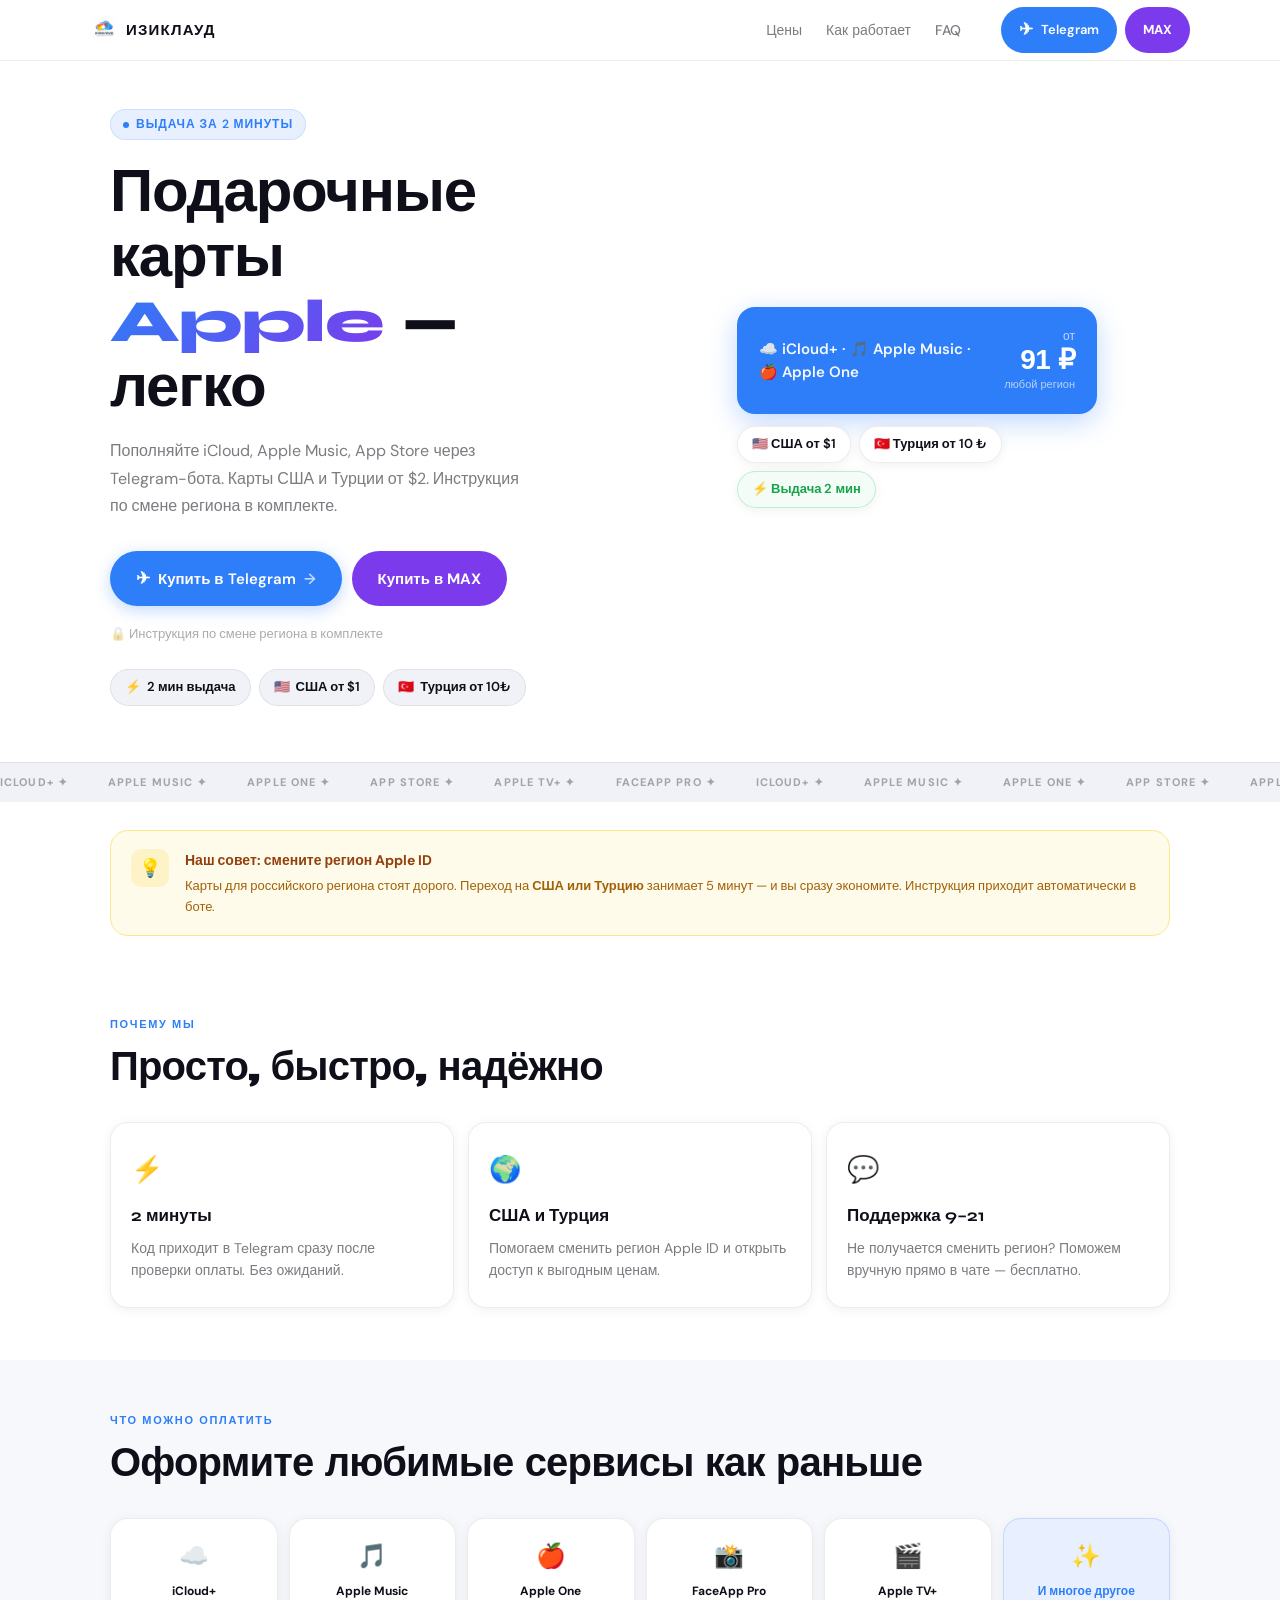
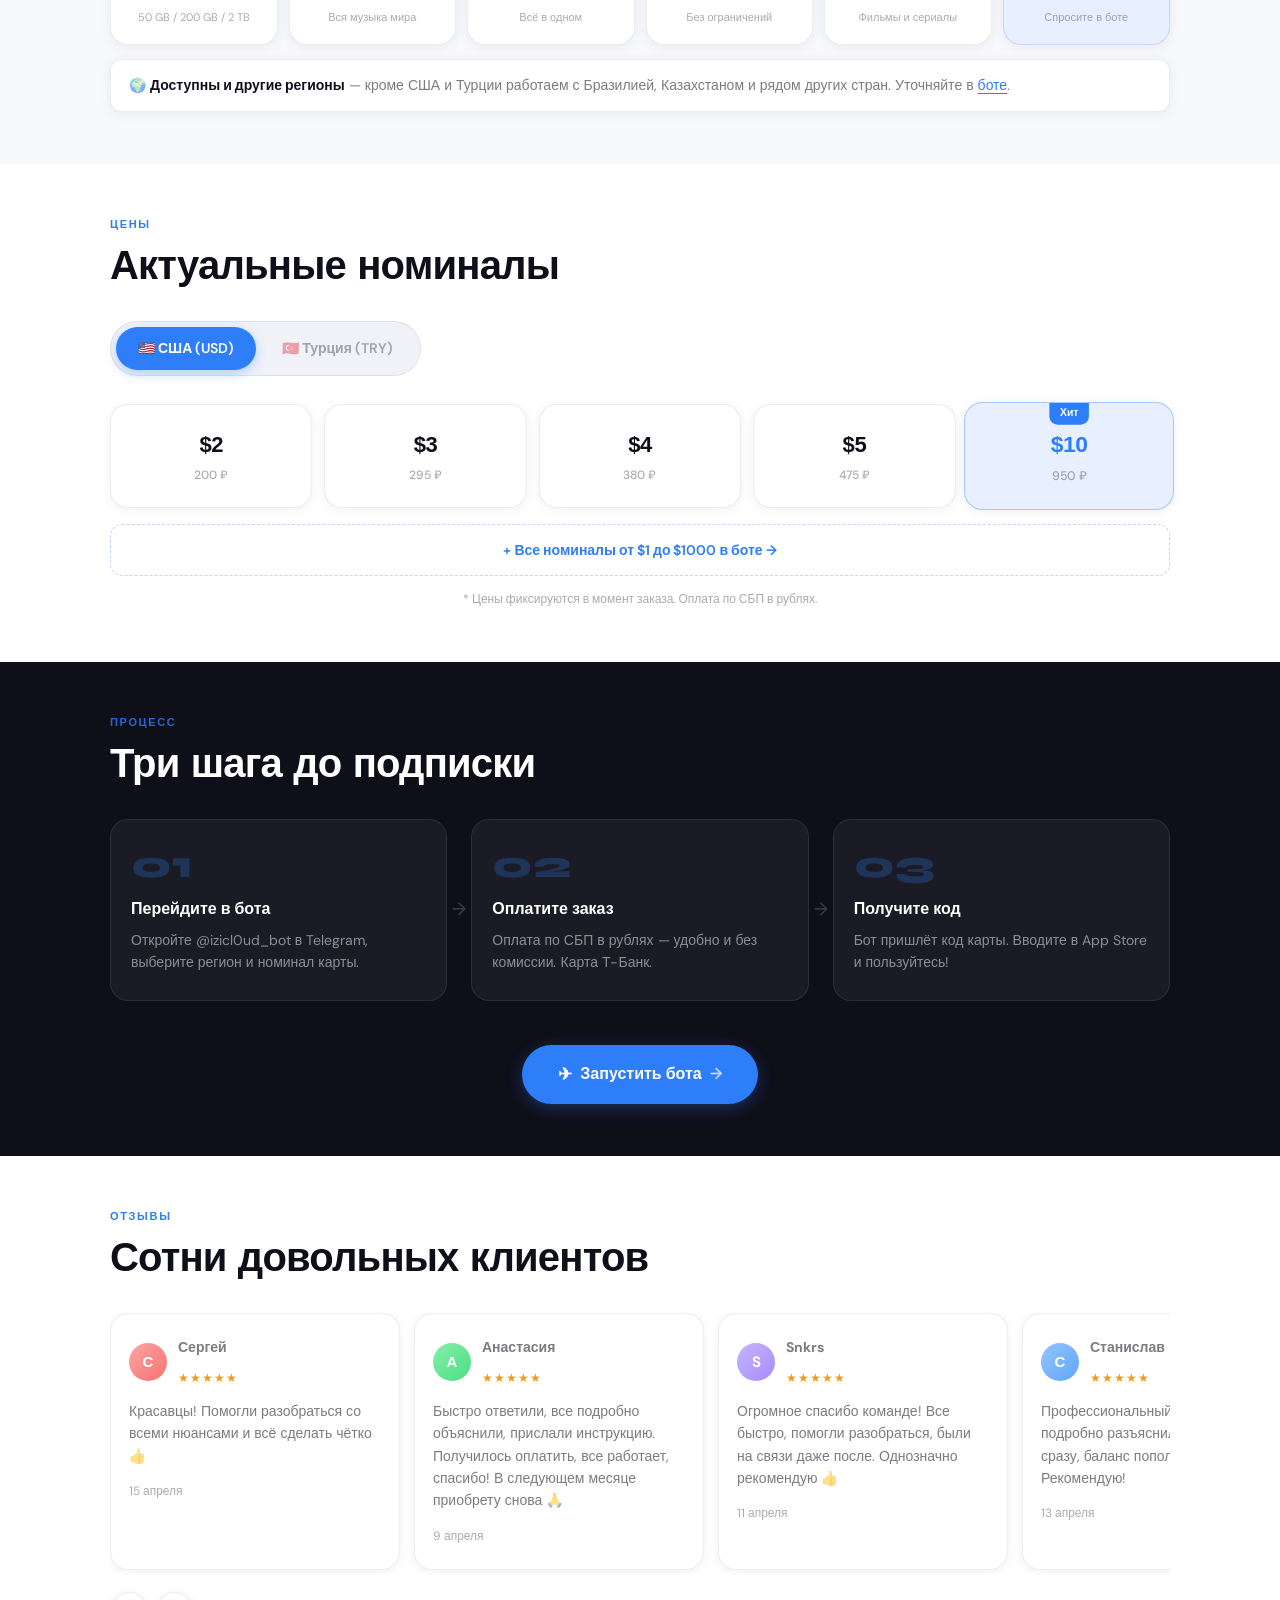
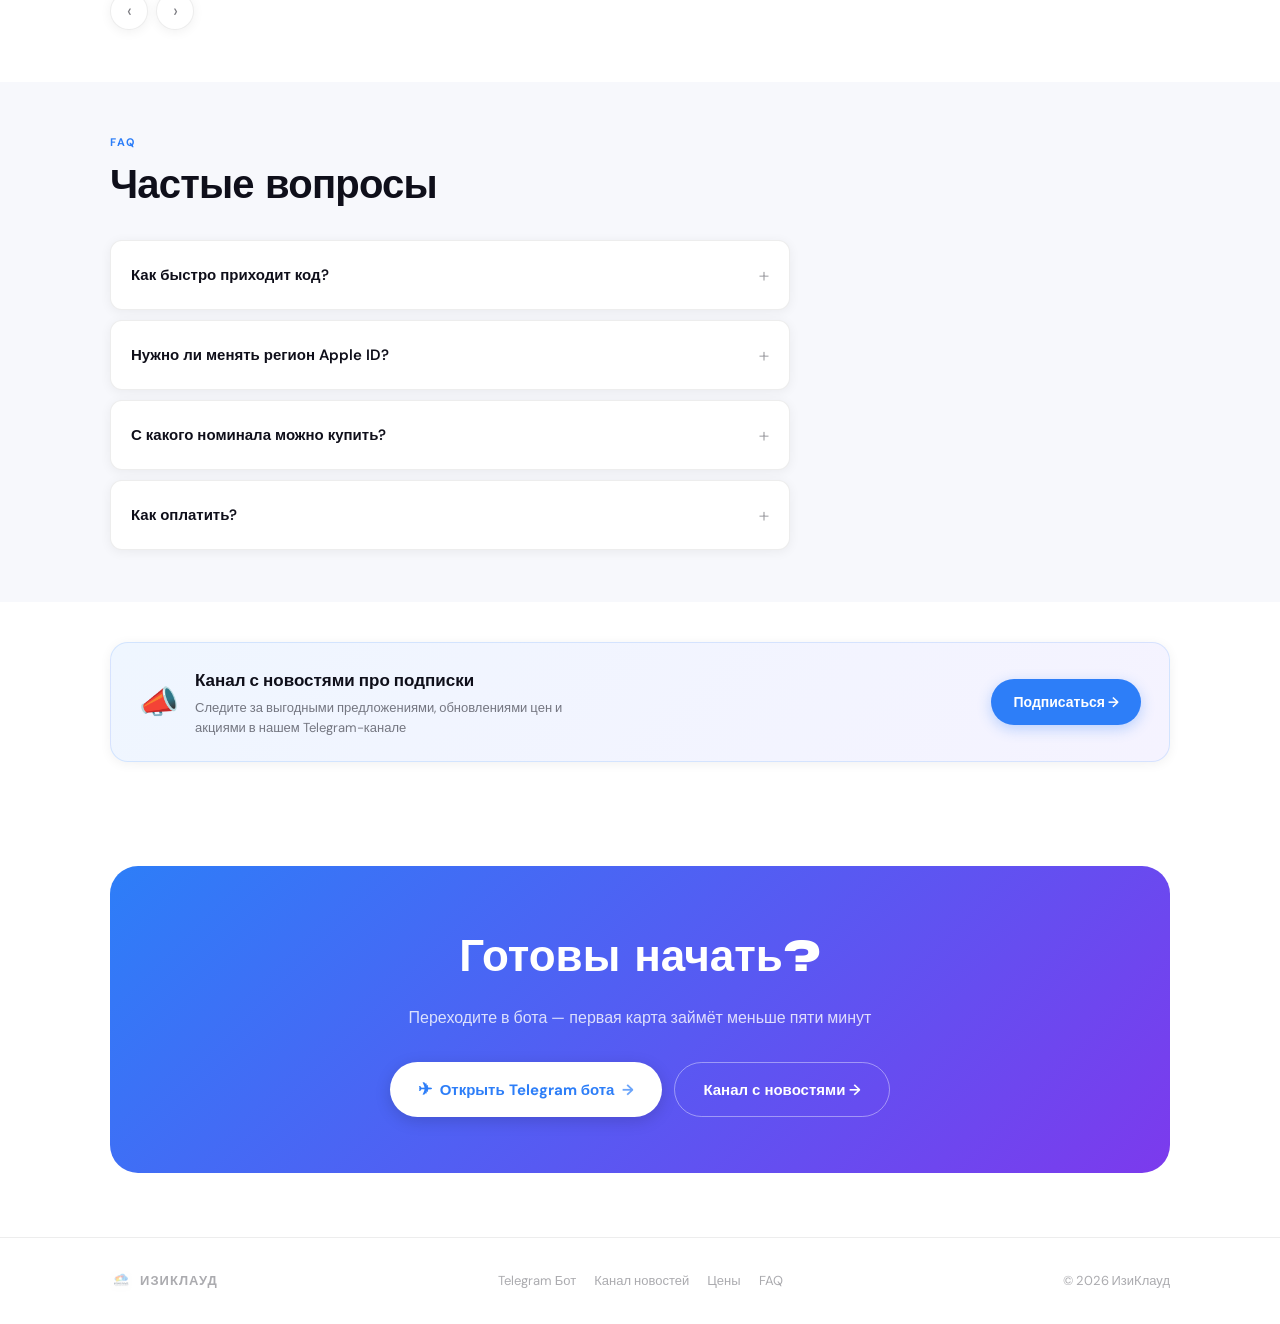
<file: index.html>
<!DOCTYPE html>
<html lang="ru">
<head>
  <meta charset="UTF-8">
  <meta name="viewport" content="width=device-width, initial-scale=1.0">
  <title>Подарочные карты Apple | Пополнение iCloud, Apple Music и не только — ИзиКлауд</title>
  <meta name="description" content="Пополнение Apple ID, iCloud и App Store за 5 минут. Подарочные карты Apple от $2. Мгновенная выдача через Telegram-бота.">
  <meta name="keywords" content="пополнение Apple ID, iCloud оплата, App Store пополнить, Apple gift card купить, оплата Apple ID Россия">
  <meta property="og:title" content="Подарочные карты Apple | Пополнение iCloud, Apple Music — ИзиКлауд">
  <meta property="og:description" content="Подарочные карты Apple от $2. Мгновенная выдача. США и Турция.">
  <meta property="og:type" content="website">
  <meta property="og:url" content="https://izicloud.shop">
  <link rel="preconnect" href="https://fonts.googleapis.com">
  <link href="https://fonts.googleapis.com/css2?family=Syne:wght@400;600;700;800&family=DM+Sans:wght@300;400;500;600&display=swap" rel="stylesheet">
  <link rel="stylesheet" href="style.css">
  <script type="text/javascript">
    (function(m,e,t,r,i,k,a){m[i]=m[i]||function(){(m[i].a=m[i].a||[]).push(arguments)};m[i].l=1*new Date();for(var j=0;j<document.scripts.length;j++){if(document.scripts[j].src===r){return}}k=e.createElement(t);a=e.getElementsByTagName(t)[0];k.async=1;k.src=r;a.parentNode.insertBefore(k,a)})(window,document,"script","https://mc.yandex.ru/metrika/tag.js?id=108566033","ym");
    ym(108566033,"init",{webvisor:true,clickmap:true,trackLinks:true,accurateTrackBounce:true});
  </script>
</head>
<body>

  <!-- NAV -->
  <nav class="nav" id="nav">
    <div class="nav-inner">
      <a href="#" class="nav-logo">
        <img src="./logo.png" alt="ИзиКлауд" class="nav-logo-img">
        <span>ИЗИКЛАУД</span>
      </a>
      <div class="nav-links">
        <a href="#prices" class="nav-link">Цены</a>
        <a href="#how" class="nav-link">Как работает</a>
        <a href="#faq" class="nav-link">FAQ</a>
      </div>
      <div class="nav-cta">
        <a href="https://t.me/izicl0ud_bot" target="_blank" class="btn-primary btn-nav">
          <span class="btn-icon">✈</span> Telegram
        </a>
        <a href="https://max.ru/u/f9LHodD0cOLmHymo0k-9EKNoo-6ZakEX5moDa3-ThPERMpa7_V6AaOjBSGw" target="_blank" class="btn-max btn-nav">MAX</a>
      </div>
      <button class="nav-burger" id="burger" aria-label="Меню">
        <span></span><span></span>
      </button>
    </div>
  </nav>

  <!-- MOBILE MENU -->
  <div class="mobile-menu" id="mobileMenu">
    <button class="mobile-close" id="mobileClose" aria-label="Закрыть">✕</button>
    <div class="mobile-menu-inner">
      <a href="#prices" class="mobile-link">Цены</a>
      <a href="#how" class="mobile-link">Как работает</a>
      <a href="#faq" class="mobile-link">FAQ</a>
      <a href="https://t.me/izicloudnews" target="_blank" class="mobile-link mobile-link-sm">📣 Канал новостей</a>
      <a href="https://t.me/izicl0ud_bot" target="_blank" class="btn-primary mobile-btn">
        <span class="btn-icon">✈</span> Открыть Telegram бота
      </a>
      <a href="https://max.ru/u/f9LHodD0cOLmHymo0k-9EKNoo-6ZakEX5moDa3-ThPERMpa7_V6AaOjBSGw" target="_blank" class="btn-max-mobile mobile-btn">
        MAX
      </a>
    </div>
  </div>

  <!-- HERO -->
  <section class="hero">
    <div class="hero-inner">
      <div class="hero-content" data-reveal>
        <div class="hero-badge">
          <span class="badge-dot"></span>
          Выдача за 2 минуты
        </div>
        <h1 class="hero-title">
          Подарочные карты<br>
          <span class="hero-title-accent">Apple</span> — легко
        </h1>
        <p class="hero-sub">
          Пополняйте iCloud, Apple Music, App Store через Telegram-бота. Карты США и Турции от $2. Инструкция по смене региона в комплекте.
        </p>
        <div class="hero-actions">
          <a href="https://t.me/izicl0ud_bot" target="_blank" class="btn-primary">
            <span class="btn-icon">✈</span>
            Купить в Telegram
            <span class="btn-arrow">→</span>
          </a>
          <a href="https://max.ru/u/f9LHodD0cOLmHymo0k-9EKNoo-6ZakEX5moDa3-ThPERMpa7_V6AaOjBSGw" target="_blank" class="btn-max-purple">
            Купить в MAX
          </a>
        </div>
        <p class="hero-note">🔒 Инструкция по смене региона в комплекте</p>
        <div class="hero-stats">
          <div class="hero-stat"><span>⚡</span> 2 мин выдача</div>
          <div class="hero-stat"><span>🇺🇸</span> США от $1</div>
          <div class="hero-stat"><span>🇹🇷</span> Турция от 10₺</div>
        </div>
      </div>

      <div class="hero-visual" data-reveal data-delay="150">
        <div class="hero-visual-wrap">
          <div class="hero-featured-card">
            <div class="hero-featured-label">☁️ iCloud+ · 🎵 Apple Music · 🍎 Apple One</div>
            <div class="hero-featured-right">
              <div class="hero-featured-from">от</div>
              <div class="hero-featured-price">91 ₽</div>
              <div class="hero-featured-sub">любой регион</div>
            </div>
          </div>
          <div class="hero-visual-tags">
            <span class="hero-tag">🇺🇸 США от $1</span>
            <span class="hero-tag">🇹🇷 Турция от 10 ₺</span>
            <span class="hero-tag hero-tag-green">⚡ Выдача 2 мин</span>
          </div>
        </div>
      </div>
    </div>

    <div class="ticker-wrap">
      <div class="ticker">
        <span>iCloud+ ✦</span><span>Apple Music ✦</span><span>Apple One ✦</span>
        <span>App Store ✦</span><span>Apple TV+ ✦</span><span>FaceApp Pro ✦</span>
        <span>iCloud+ ✦</span><span>Apple Music ✦</span><span>Apple One ✦</span>
        <span>App Store ✦</span><span>Apple TV+ ✦</span><span>FaceApp Pro ✦</span>
        <span>iCloud+ ✦</span><span>Apple Music ✦</span><span>Apple One ✦</span>
        <span>App Store ✦</span><span>Apple TV+ ✦</span><span>FaceApp Pro ✦</span>
      </div>
    </div>
  </section>

  <!-- СОВЕТ -->
  <section class="tip-section">
    <div class="container">
      <div class="tip-card" data-reveal>
        <div class="tip-icon">💡</div>
        <div class="tip-body">
          <strong>Наш совет: смените регион Apple ID</strong>
          <p>Карты для российского региона стоят дорого. Переход на <b>США или Турцию</b> занимает 5 минут — и вы сразу экономите. Инструкция приходит автоматически в боте.</p>
        </div>
      </div>
    </div>
  </section>

  <!-- FEATURES -->
  <section class="features">
    <div class="container">
      <div class="section-label" data-reveal>Почему мы</div>
      <h2 class="section-title" data-reveal>Просто, быстро, надёжно</h2>
      <div class="features-grid">
        <div class="feature-card" data-reveal data-delay="0">
          <div class="feature-icon">⚡</div>
          <h3>2 минуты</h3>
          <p>Код приходит в Telegram сразу после проверки оплаты. Без ожиданий.</p>
        </div>
        <div class="feature-card" data-reveal data-delay="100">
          <div class="feature-icon">🌍</div>
          <h3>США и Турция</h3>
          <p>Помогаем сменить регион Apple ID и открыть доступ к выгодным ценам.</p>
        </div>
        <div class="feature-card" data-reveal data-delay="200">
          <div class="feature-icon">💬</div>
          <h3>Поддержка 9–21</h3>
          <p>Не получается сменить регион? Поможем вручную прямо в чате — бесплатно.</p>
        </div>
      </div>
    </div>
  </section>

  <!-- SUBSCRIPTIONS -->
  <section class="subs">
    <div class="container">
      <div class="section-label" data-reveal>Что можно оплатить</div>
      <h2 class="section-title" data-reveal>Оформите любимые сервисы как раньше</h2>
      <div class="subs-grid">
        <div class="sub-card" data-reveal data-delay="0"><span class="sub-emoji">☁️</span><strong>iCloud+</strong><small>50 GB / 200 GB / 2 TB</small></div>
        <div class="sub-card" data-reveal data-delay="60"><span class="sub-emoji">🎵</span><strong>Apple Music</strong><small>Вся музыка мира</small></div>
        <div class="sub-card" data-reveal data-delay="120"><span class="sub-emoji">🍎</span><strong>Apple One</strong><small>Всё в одном</small></div>
        <div class="sub-card" data-reveal data-delay="180"><span class="sub-emoji">📸</span><strong>FaceApp Pro</strong><small>Без ограничений</small></div>
        <div class="sub-card" data-reveal data-delay="240"><span class="sub-emoji">🎬</span><strong>Apple TV+</strong><small>Фильмы и сериалы</small></div>
        <div class="sub-card sub-card-more" data-reveal data-delay="300"><span class="sub-emoji">✨</span><strong>И многое другое</strong><small>Спросите в боте</small></div>
      </div>
      <div class="subs-note" data-reveal>
        🌍 <strong>Доступны и другие регионы</strong> — кроме США и Турции работаем с Бразилией, Казахстаном и рядом других стран. Уточняйте в <a href="https://t.me/izicl0ud_bot" target="_blank">боте</a>.
      </div>
    </div>
  </section>

  <!-- PRICES -->
  <section class="prices" id="prices">
    <div class="container">
      <div class="section-label" data-reveal>Цены</div>
      <h2 class="section-title" data-reveal>Актуальные номиналы</h2>
      <div class="price-tabs" data-reveal>
        <button class="price-tab active" data-tab="usa">🇺🇸 США (USD)</button>
        <button class="price-tab" data-tab="tr">🇹🇷 Турция (TRY)</button>
      </div>
      <div class="price-panels">
        <div class="price-panel active" id="panel-usa">
          <div class="price-card"><span class="price-amount">$2</span><span class="price-rub">200 ₽</span></div>
          <div class="price-card"><span class="price-amount">$3</span><span class="price-rub">295 ₽</span></div>
          <div class="price-card"><span class="price-amount">$4</span><span class="price-rub">380 ₽</span></div>
          <div class="price-card"><span class="price-amount">$5</span><span class="price-rub">475 ₽</span></div>
          <div class="price-card price-card-hot">
            <span class="price-badge">Хит</span>
            <span class="price-amount">$10</span>
            <span class="price-rub">950 ₽</span>
          </div>
          <div class="price-more">
            <a href="https://t.me/izicl0ud_bot" target="_blank">+ Все номиналы от $1 до $1000 в боте →</a>
          </div>
        </div>
        <div class="price-panel" id="panel-tr">
          <div class="price-card"><span class="price-amount">25 ₺</span><span class="price-rub">91 ₽</span></div>
          <div class="price-card"><span class="price-amount">50 ₺</span><span class="price-rub">184 ₽</span></div>
          <div class="price-card"><span class="price-amount">100 ₺</span><span class="price-rub">311 ₽</span></div>
          <div class="price-card price-card-hot">
            <span class="price-badge">Хит</span>
            <span class="price-amount">150 ₺</span>
            <span class="price-rub">460 ₽</span>
          </div>
          <div class="price-card"><span class="price-amount">250 ₺</span><span class="price-rub">758 ₽</span></div>
          <div class="price-more">
            <a href="https://t.me/izicl0ud_bot" target="_blank">+ Все номиналы от 10 до 1000 ₺ в боте →</a>
          </div>
        </div>
      </div>
      <p class="price-note">* Цены фиксируются в момент заказа. Оплата по СБП в рублях.</p>
    </div>
  </section>

  <!-- HOW IT WORKS -->
  <section class="how how-light" id="how">
    <div class="container">
      <div class="section-label" data-reveal>Процесс</div>
      <h2 class="section-title" data-reveal>Три шага до подписки</h2>
      <div class="steps">
        <div class="step" data-reveal data-delay="0">
          <div class="step-num">01</div>
          <div class="step-body">
            <h3>Перейдите в бота</h3>
            <p>Откройте @izicl0ud_bot в Telegram, выберите регион и номинал карты.</p>
          </div>
        </div>
        <div class="step-divider">→</div>
        <div class="step" data-reveal data-delay="150">
          <div class="step-num">02</div>
          <div class="step-body">
            <h3>Оплатите заказ</h3>
            <p>Оплата по СБП в рублях — удобно и без комиссии. Карта Т-Банк.</p>
          </div>
        </div>
        <div class="step-divider">→</div>
        <div class="step" data-reveal data-delay="300">
          <div class="step-num">03</div>
          <div class="step-body">
            <h3>Получите код</h3>
            <p>Бот пришлёт код карты. Вводите в App Store и пользуйтесь!</p>
          </div>
        </div>
      </div>
      <div class="how-cta" data-reveal>
        <a href="https://t.me/izicl0ud_bot" target="_blank" class="btn-primary btn-large">
          <span class="btn-icon">✈</span> Запустить бота
          <span class="btn-arrow">→</span>
        </a>
      </div>
    </div>
  </section>

  <!-- REVIEWS -->
  <section class="reviews">
    <div class="container">
      <div class="section-label" data-reveal>Отзывы</div>
      <h2 class="section-title" data-reveal>Сотни довольных клиентов</h2>
      <div class="reviews-track-wrap">
        <div class="reviews-track" id="reviewsTrack">
          <div class="review-card">
            <div class="review-header">
              <div class="review-avatar" style="background:linear-gradient(135deg,#fca5a5,#f87171)">С</div>
              <div><p class="review-name">Сергей</p><div class="review-stars">★★★★★</div></div>
            </div>
            <p>Красавцы! Помогли разобраться со всеми нюансами и всё сделать чётко 👍</p>
            <span class="review-date">15 апреля</span>
          </div>
          <div class="review-card">
            <div class="review-header">
              <div class="review-avatar" style="background:linear-gradient(135deg,#86efac,#4ade80)">А</div>
              <div><p class="review-name">Анастасия</p><div class="review-stars">★★★★★</div></div>
            </div>
            <p>Быстро ответили, все подробно объяснили, прислали инструкцию. Получилось оплатить, все работает, спасибо! В следующем месяце приобрету снова 🙏</p>
            <span class="review-date">9 апреля</span>
          </div>
          <div class="review-card">
            <div class="review-header">
              <div class="review-avatar" style="background:linear-gradient(135deg,#c4b5fd,#a78bfa)">S</div>
              <div><p class="review-name">Snkrs</p><div class="review-stars">★★★★★</div></div>
            </div>
            <p>Огромное спасибо команде! Все быстро, помогли разобраться, были на связи даже после. Однозначно рекомендую 👍</p>
            <span class="review-date">11 апреля</span>
          </div>
          <div class="review-card">
            <div class="review-header">
              <div class="review-avatar" style="background:linear-gradient(135deg,#93c5fd,#60a5fa)">С</div>
              <div><p class="review-name">Станислав</p><div class="review-stars">★★★★★</div></div>
            </div>
            <p>Профессиональный подход. Все подробно разъяснили. Код пришел сразу, баланс пополнился. Рекомендую!</p>
            <span class="review-date">13 апреля</span>
          </div>
          <div class="review-card">
            <div class="review-header">
              <div class="review-avatar" style="background:linear-gradient(135deg,#fdba74,#fb923c)">М</div>
              <div><p class="review-name">Михаил</p><div class="review-stars">★★★★★</div></div>
            </div>
            <p>Отличные ребята, предоставили инструкцию, оплатил — сразу прислали код, всё заработало.</p>
            <span class="review-date">8 апреля</span>
          </div>
        </div>
        <div class="review-nav">
          <button class="review-btn" id="reviewPrev" aria-label="Назад">‹</button>
          <button class="review-btn" id="reviewNext" aria-label="Вперёд">›</button>
        </div>
      </div>
    </div>
  </section>

  <!-- FAQ -->
  <section class="faq" id="faq">
    <div class="container">
      <div class="section-label" data-reveal>FAQ</div>
      <h2 class="section-title" data-reveal>Частые вопросы</h2>
      <div class="faq-list">
        <div class="faq-item" data-reveal>
          <button class="faq-q">Как быстро приходит код? <span class="faq-icon">+</span></button>
          <div class="faq-a">Обычно через 2–3 минуты. В редких случаях до 10 минут.</div>
        </div>
        <div class="faq-item" data-reveal>
          <button class="faq-q">Нужно ли менять регион Apple ID? <span class="faq-icon">+</span></button>
          <div class="faq-a">Да, карты имеют региональную привязку. Рекомендуем США или Турцию — выгоднее. Инструкция приходит автоматически в боте.</div>
        </div>
        <div class="faq-item" data-reveal>
          <button class="faq-q">С какого номинала можно купить? <span class="faq-icon">+</span></button>
          <div class="faq-a">От $1 (США) и от 10 ₺ (Турция). Идеально для одной подписки на месяц.</div>
        </div>
        <div class="faq-item" data-reveal>
          <button class="faq-q">Как оплатить? <span class="faq-icon">+</span></button>
          <div class="faq-a">Оплата по СБП на карту Т-Банк в рублях. Быстро и без комиссии.</div>
        </div>
      </div>
    </div>
  </section>

  <!-- NEWS CHANNEL -->
  <section class="news-channel">
    <div class="container">
      <div class="news-channel-card" data-reveal>
        <div class="news-channel-left">
          <div class="news-channel-icon">📣</div>
          <div>
            <h3>Канал с новостями про подписки</h3>
            <p>Следите за выгодными предложениями, обновлениями цен и акциями в нашем Telegram-канале</p>
          </div>
        </div>
        <a href="https://t.me/izicloudnews" target="_blank" class="btn-channel-join">
          Подписаться →
        </a>
      </div>
    </div>
  </section>

  <!-- CTA FINAL -->
  <section class="cta-final">
    <div class="container">
      <div class="cta-final-inner" data-reveal>
        <h2>Готовы начать?</h2>
        <p>Переходите в бота — первая карта займёт меньше пяти минут</p>
        <div class="cta-final-actions">
          <a href="https://t.me/izicl0ud_bot" target="_blank" class="btn-white">
            <span class="btn-icon">✈</span> Открыть Telegram бота
            <span class="btn-arrow">→</span>
          </a>
          <a href="https://t.me/izicloudnews" target="_blank" class="btn-outline-white">
            Канал с новостями →
          </a>
        </div>
      </div>
    </div>
  </section>

  <!-- FOOTER -->
  <footer class="footer">
    <div class="container">
      <div class="footer-inner">
        <div class="footer-brand">
          <img src="./logo.png" alt="ИзиКлауд" class="footer-logo">
          <span>ИЗИКЛАУД</span>
        </div>
        <div class="footer-links">
          <a href="https://t.me/izicl0ud_bot" target="_blank">Telegram Бот</a>
          <a href="https://t.me/izicloudnews" target="_blank">Канал новостей</a>
          <a href="#prices">Цены</a>
          <a href="#faq">FAQ</a>
        </div>
        <p class="footer-copy">© 2026 ИзиКлауд</p>
      </div>
    </div>
  </footer>

  <!-- STICKY CTA (mobile only) -->
  <div class="sticky-cta" id="stickyCta">
    <a href="https://t.me/izicl0ud_bot" target="_blank" class="btn-primary" style="width:100%;justify-content:center">
      <span class="btn-icon">✈</span> Купить в Telegram
      <span class="btn-arrow">→</span>
    </a>
  </div>

  <script src="main.js"></script>
</body>
</html>
</file>
<file: style.css>
/* ── Reset & Base ─────────────────────────────────────────── */
*, *::before, *::after { box-sizing: border-box; margin: 0; padding: 0; }

:root {
  --bg: #ffffff;
  --bg2: #f7f8fc;
  --surface: #f0f2f8;
  --surface2: #e8ebf5;
  --border: rgba(0,0,0,0.07);
  --border2: rgba(0,0,0,0.12);
  --brand: #2d7ef8;
  --brand-light: #e8f0ff;
  --brand2: #7c3aed;
  --text: #0f0f1a;
  --text2: rgba(15,15,26,0.55);
  --text3: rgba(15,15,26,0.35);
  --radius: 18px;
  --radius-sm: 12px;
  --radius-lg: 28px;
  --shadow-sm: 0 2px 12px rgba(0,0,0,0.06);
  --shadow: 0 8px 32px rgba(0,0,0,0.08);
}

html { scroll-behavior: smooth; }
body {
  background: var(--bg);
  color: var(--text);
  font-family: 'DM Sans', -apple-system, BlinkMacSystemFont, sans-serif;
  font-size: 16px; line-height: 1.6;
  overflow-x: hidden;
  -webkit-text-size-adjust: 100%;
}
a { color: inherit; text-decoration: none; }
img { display: block; max-width: 100%; }
button { cursor: pointer; font: inherit; border: none; background: none; }
.container { max-width: 1100px; margin: 0 auto; padding: 0 20px; }

/* ── Nav ─────────────────────────────────── */
.nav {
  position: sticky; top: 0; z-index: 100;
  background: rgba(255,255,255,0.93);
  backdrop-filter: blur(16px); -webkit-backdrop-filter: blur(16px);
  border-bottom: 1px solid var(--border);
  padding: 0 20px;
}
.nav-inner {
  max-width: 1100px; margin: 0 auto;
  display: flex; align-items: center; height: 60px; gap: 20px;
}
.nav-logo {
  display: flex; align-items: center; gap: 8px;
  font-family: 'Syne', sans-serif; font-size: 15px; font-weight: 800;
  letter-spacing: 0.08em; color: var(--text); flex-shrink: 0;
}
.nav-logo-img { width: 28px; height: 28px; border-radius: 8px; object-fit: cover; }
.nav-links { display: flex; gap: 24px; margin-left: auto; }
.nav-link { font-size: 14px; font-weight: 500; color: var(--text2); transition: color 0.2s; }
.nav-link:hover { color: var(--brand); }
.nav-cta { display: flex; gap: 8px; margin-left: 20px; }
.nav-burger { display: none; flex-direction: column; gap: 5px; padding: 4px; margin-left: auto; }
.nav-burger span { width: 22px; height: 2px; background: var(--text); border-radius: 2px; transition: 0.3s; display: block; }
.nav-burger.open span:nth-child(1) { transform: rotate(45deg) translate(5px, 5px); }
.nav-burger.open span:nth-child(2) { transform: rotate(-45deg) translate(5px, -5px); }
@media (max-width: 700px) { .nav-links, .nav-cta { display: none; } .nav-burger { display: flex; } }

/* ── Mobile Menu ─────────────────────────── */
.mobile-menu {
  position: fixed; inset: 0; background: #fff;
  z-index: 99; display: flex; align-items: center; justify-content: center;
  opacity: 0; pointer-events: none; transition: opacity 0.25s;
}
.mobile-menu.open { opacity: 1; pointer-events: all; }
.mobile-menu-inner { display: flex; flex-direction: column; align-items: center; gap: 28px; padding: 20px; width: 100%; }
.mobile-link { font-family: 'Syne', sans-serif; font-size: 26px; font-weight: 700; color: var(--text); }
.mobile-btn { margin-top: 8px; width: 100%; max-width: 320px; justify-content: center; }
.mobile-close { position: absolute; top: 16px; right: 20px; font-size: 28px; color: var(--text2); padding: 8px; }

/* ── Buttons ─────────────────────────────── */
.btn-primary {
  display: inline-flex; align-items: center; gap: 8px;
  background: var(--brand); color: #fff;
  font-weight: 600; font-size: 15px; padding: 14px 26px; border-radius: 100px;
  transition: background 0.2s, transform 0.15s, box-shadow 0.2s;
  box-shadow: 0 4px 16px rgba(45,126,248,0.3);
  touch-action: manipulation; -webkit-tap-highlight-color: transparent;
}
.btn-primary:active { transform: scale(0.97); }
.btn-primary:hover { background: #1a6ef5; box-shadow: 0 6px 24px rgba(45,126,248,0.4); }
.btn-ghost {
  display: inline-flex; align-items: center; gap: 8px;
  background: transparent; color: var(--text);
  font-weight: 600; font-size: 15px; padding: 14px 26px; border-radius: 100px;
  border: 1.5px solid var(--border2);
  transition: background 0.2s, transform 0.15s;
  touch-action: manipulation; -webkit-tap-highlight-color: transparent;
}
.btn-ghost:active { transform: scale(0.97); }
.btn-ghost:hover { background: var(--surface); }
.btn-max {
  display: inline-flex; align-items: center;
  background: #7c3aed; color: #fff; font-weight: 700; font-size: 13px;
  padding: 9px 16px; border-radius: 100px; transition: background 0.2s;
}
.btn-max:hover { background: #6d28d9; }
.btn-nav { padding: 9px 18px; font-size: 13px; box-shadow: none; }
.btn-large { padding: 16px 36px; font-size: 16px; }
.btn-icon { font-size: 17px; }
.btn-arrow { transition: transform 0.2s; opacity: 0.7; }
.btn-primary:hover .btn-arrow { transform: translateX(3px); }
.btn-white {
  display: inline-flex; align-items: center; gap: 8px;
  background: #fff; color: var(--brand); font-weight: 700; font-size: 15px;
  padding: 14px 28px; border-radius: 100px;
  box-shadow: 0 4px 16px rgba(0,0,0,0.15); transition: transform 0.15s;
  touch-action: manipulation;
}
.btn-white:active { transform: scale(0.97); }
.btn-outline-white {
  display: inline-flex; align-items: center; gap: 8px;
  background: transparent; color: #fff; font-weight: 600; font-size: 15px;
  padding: 14px 28px; border-radius: 100px; border: 1.5px solid rgba(255,255,255,0.4);
  transition: background 0.2s;
}
.btn-outline-white:hover { background: rgba(255,255,255,0.1); }

/* ── Hero ────────────────────────────────── */
.hero { padding-top: 48px; overflow: hidden; }
.hero-inner {
  max-width: 1100px; margin: 0 auto; padding: 0 20px 56px;
  display: grid; grid-template-columns: 1fr 1fr; align-items: center; gap: 48px;
}
.hero-badge {
  display: inline-flex; align-items: center; gap: 7px;
  font-size: 12px; font-weight: 600; letter-spacing: 0.08em; text-transform: uppercase;
  color: var(--brand); background: var(--brand-light);
  border: 1px solid rgba(45,126,248,0.15); padding: 5px 12px; border-radius: 100px;
  margin-bottom: 20px;
}
.badge-dot {
  width: 6px; height: 6px; border-radius: 50%; background: var(--brand);
  animation: pulse 2s ease-in-out infinite;
}
@keyframes pulse {
  0%, 100% { box-shadow: 0 0 0 0 rgba(45,126,248,0.5); }
  50% { box-shadow: 0 0 0 5px rgba(45,126,248,0); }
}
.hero-title {
  font-family: 'Syne', sans-serif;
  font-size: clamp(34px, 5vw, 60px); font-weight: 800;
  line-height: 1.08; letter-spacing: -0.02em; margin-bottom: 18px;
}
.hero-title-accent {
  background: linear-gradient(135deg, var(--brand), var(--brand2));
  -webkit-background-clip: text; -webkit-text-fill-color: transparent; background-clip: text;
}
.hero-sub { font-size: 16px; line-height: 1.7; color: var(--text2); max-width: 420px; margin-bottom: 32px; }
.hero-actions { display: flex; flex-wrap: wrap; gap: 10px; margin-bottom: 18px; }
.hero-note { font-size: 13px; color: var(--text3); }
.hero-stats { display: flex; flex-wrap: wrap; gap: 8px; margin-top: 24px; }
.hero-stat {
  background: var(--surface); border: 1px solid var(--border); border-radius: 100px;
  padding: 7px 14px; font-size: 13px; font-weight: 600;
  display: flex; align-items: center; gap: 6px;
}

/* Hero Visual — price card grid (no big logo) */
.hero-visual { display: flex; justify-content: center; align-items: center; }
.hero-cards {
  display: grid; grid-template-columns: 1fr 1fr; gap: 12px;
  width: 100%; max-width: 320px;
}
.hero-price-card {
  background: var(--bg); border: 1px solid var(--border); border-radius: var(--radius);
  padding: 18px 14px; display: flex; flex-direction: column; align-items: center; gap: 4px;
  box-shadow: var(--shadow-sm);
  animation: cardFloat 5s ease-in-out infinite;
}
.hero-price-card:nth-child(2) { animation-delay: 1s; }
.hero-price-card:nth-child(3) { animation-delay: 2s; }
.hero-price-card:nth-child(4) { animation-delay: 3s; }
@keyframes cardFloat { 0%,100%{transform:translateY(0)} 50%{transform:translateY(-7px)} }
.hero-price-card.featured {
  background: var(--brand); border-color: var(--brand);
  grid-column: span 2; flex-direction: row; justify-content: space-between;
  padding: 14px 18px; animation: none;
  box-shadow: 0 8px 24px rgba(45,126,248,0.3);
}
.hero-price-card .flag { font-size: 20px; }
.hero-price-card .amount { font-family: 'Syne', sans-serif; font-size: 20px; font-weight: 800; color: var(--text); }
.hero-price-card.featured .amount { color: #fff; font-size: 17px; }
.hero-price-card .rub { font-size: 12px; color: var(--text3); }
.hero-price-card.featured .rub { color: rgba(255,255,255,0.7); }
.hero-price-card.featured .label { font-size: 13px; font-weight: 700; color: rgba(255,255,255,0.9); }
.hero-price-card .badge-hot {
  font-size: 10px; font-weight: 700; background: #f97316; color: #fff;
  padding: 2px 8px; border-radius: 100px;
}

/* Ticker */
.ticker-wrap { border-top: 1px solid var(--border); background: var(--surface); padding: 11px 0; overflow: hidden; }
.ticker {
  display: flex; gap: 40px; width: max-content;
  animation: ticker 22s linear infinite; white-space: nowrap;
  font-size: 11px; font-weight: 700; letter-spacing: 0.1em; text-transform: uppercase; color: var(--text3);
}
@keyframes ticker { from{transform:translateX(0)} to{transform:translateX(-50%)} }

/* ── Sections shared ─────────────────────── */
.section-label { font-size: 11px; font-weight: 700; letter-spacing: 0.15em; text-transform: uppercase; color: var(--brand); margin-bottom: 10px; }
.section-title { font-family: 'Syne', sans-serif; font-size: clamp(22px, 4vw, 40px); font-weight: 800; line-height: 1.15; letter-spacing: -0.02em; margin-bottom: 32px; }

/* ── Tip ─────────────────────────────────── */
.tip-section { padding: 28px 0; }
.tip-card {
  display: flex; gap: 16px; align-items: flex-start;
  background: #fffbeb; border: 1px solid #fde68a; border-radius: var(--radius); padding: 18px 20px;
}
.tip-icon { width: 38px; height: 38px; flex-shrink: 0; background: #fef3c7; border-radius: 10px; display: flex; align-items: center; justify-content: center; font-size: 18px; }
.tip-body strong { display: block; font-weight: 700; font-size: 14px; color: #92400e; margin-bottom: 4px; }
.tip-body p { font-size: 13px; color: #a16207; line-height: 1.6; }

/* ── Features ────────────────────────────── */
.features { padding: 52px 0; }
.features-grid { display: grid; grid-template-columns: repeat(3,1fr); gap: 14px; }
.feature-card {
  background: var(--bg); border: 1px solid var(--border); border-radius: var(--radius);
  padding: 26px 20px; box-shadow: var(--shadow-sm);
  transition: border-color 0.25s, transform 0.25s, box-shadow 0.25s;
}
.feature-card:hover { border-color: rgba(45,126,248,0.25); transform: translateY(-3px); box-shadow: var(--shadow); }
.feature-icon { font-size: 26px; margin-bottom: 12px; }
.feature-card h3 { font-family: 'Syne', sans-serif; font-size: 17px; font-weight: 700; margin-bottom: 7px; }
.feature-card p { font-size: 14px; color: var(--text2); line-height: 1.6; }

/* ── Subscriptions ───────────────────────── */
.subs { padding: 52px 0; background: var(--bg2); }
.subs-grid { display: grid; grid-template-columns: repeat(6,1fr); gap: 11px; margin-bottom: 14px; }
.sub-card {
  display: flex; flex-direction: column; align-items: center; gap: 7px;
  background: var(--bg); border: 1px solid var(--border); border-radius: var(--radius);
  padding: 18px 10px; text-align: center; box-shadow: var(--shadow-sm);
  transition: border-color 0.25s, transform 0.25s;
}
.sub-card:hover { border-color: rgba(45,126,248,0.25); transform: translateY(-3px); }
.sub-card-more { border-color: rgba(45,126,248,0.2); background: var(--brand-light); }
.sub-emoji { font-size: 24px; }
.sub-card strong { font-size: 12px; font-weight: 700; }
.sub-card small { font-size: 11px; color: var(--text3); }
.sub-card-more strong { color: var(--brand); }
.subs-note {
  background: var(--bg); border: 1px solid var(--border); border-radius: var(--radius-sm);
  padding: 14px 18px; font-size: 14px; color: var(--text2); box-shadow: var(--shadow-sm);
}
.subs-note a { color: var(--brand); text-decoration: underline; text-underline-offset: 3px; }
.subs-note strong { color: var(--text); }

/* ── Prices ──────────────────────────────── */
.prices { padding: 52px 0; }
.price-tabs {
  display: flex; background: var(--surface); border: 1px solid var(--border);
  border-radius: 100px; padding: 5px; gap: 4px; margin-bottom: 28px; width: fit-content;
}
.price-tab {
  padding: 10px 22px; border-radius: 100px; font-size: 14px; font-weight: 600;
  color: var(--text3); transition: all 0.2s; cursor: pointer; white-space: nowrap;
  touch-action: manipulation; -webkit-tap-highlight-color: transparent;
}
.price-tab.active { background: var(--brand); color: #fff; box-shadow: 0 4px 12px rgba(45,126,248,0.3); }
.price-tab:not(.active):hover { color: var(--text); background: var(--surface2); }
.price-panels { position: relative; }
.price-panel { display: none; grid-template-columns: repeat(5,1fr); gap: 12px; }
.price-panel.active { display: grid; animation: fadeUp 0.25s ease-out; }
@keyframes fadeUp { from{opacity:0;transform:translateY(10px)} to{opacity:1;transform:translateY(0)} }
.price-card {
  position: relative; display: flex; flex-direction: column; align-items: center; justify-content: center;
  gap: 4px; background: var(--bg); border: 1px solid var(--border); border-radius: var(--radius);
  padding: 22px 10px; box-shadow: var(--shadow-sm); overflow: hidden;
  transition: border-color 0.25s, transform 0.25s, box-shadow 0.25s;
}
.price-card:hover { border-color: rgba(45,126,248,0.25); transform: translateY(-3px); box-shadow: var(--shadow); }
.price-card-hot { border-color: rgba(45,126,248,0.35); background: var(--brand-light); transform: scale(1.04); }
.price-card-hot:hover { transform: scale(1.04) translateY(-3px); }
.price-badge {
  position: absolute; top: -1px; left: 50%; transform: translateX(-50%);
  background: var(--brand); color: #fff; font-size: 10px; font-weight: 700;
  padding: 3px 10px; border-radius: 0 0 8px 8px;
}
.price-amount { font-family: -apple-system, 'SF Pro Display', 'Helvetica Neue', Arial, sans-serif; font-size: 22px; font-weight: 700; color: var(--text); letter-spacing: -0.02em; }
.price-rub { font-size: 12px; color: var(--text3); font-weight: 500; }
.price-card-hot .price-amount { color: var(--brand); }
.price-more { grid-column: 1 / -1; margin-top: 4px; }
.price-more a {
  display: flex; align-items: center; justify-content: center; width: 100%;
  border: 1.5px dashed rgba(45,126,248,0.3); border-radius: var(--radius-sm);
  padding: 14px; font-size: 14px; font-weight: 600; color: var(--brand);
  transition: background 0.2s; touch-action: manipulation;
}
.price-more a:hover { background: var(--brand-light); }
.price-note { font-size: 12px; color: var(--text3); margin-top: 14px; text-align: center; }

/* ── How ─────────────────────────────────── */
.how { padding: 52px 0; background: var(--text); }
.how .section-label { color: rgba(45,126,248,0.8); }
.how .section-title { color: #fff; }
.steps { display: flex; align-items: stretch; gap: 0; margin-bottom: 44px; }
.step {
  flex: 1; padding: 26px 20px;
  background: rgba(255,255,255,0.05); border: 1px solid rgba(255,255,255,0.08); border-radius: var(--radius);
  transition: background 0.25s;
}
.step:hover { background: rgba(255,255,255,0.08); }
.step-num { font-family: 'Syne', sans-serif; font-size: 38px; font-weight: 800; color: rgba(45,126,248,0.25); line-height: 1; margin-bottom: 12px; }
.step-body h3 { font-family: 'Syne', sans-serif; font-size: 16px; font-weight: 700; margin-bottom: 7px; color: #fff; }
.step-body p { font-size: 14px; color: rgba(255,255,255,0.5); line-height: 1.6; }
.step-divider { font-size: 18px; color: rgba(255,255,255,0.2); padding: 0 5px; display: flex; align-items: center; flex-shrink: 0; }
.how-cta { text-align: center; }

/* ── Reviews ─────────────────────────────── */
.reviews { padding: 52px 0; }
.reviews-track-wrap { position: relative; }
.reviews-track {
  display: flex; gap: 14px;
  overflow-x: auto; scroll-snap-type: x mandatory;
  -webkit-overflow-scrolling: touch; scrollbar-width: none; padding-bottom: 4px;
}
.reviews-track::-webkit-scrollbar { display: none; }
.review-card {
  flex-shrink: 0; width: 290px; scroll-snap-align: start;
  background: var(--bg); border: 1px solid var(--border); border-radius: var(--radius);
  padding: 22px 18px; box-shadow: var(--shadow-sm);
}
.review-header { display: flex; align-items: center; gap: 11px; margin-bottom: 12px; }
.review-avatar { width: 38px; height: 38px; border-radius: 50%; display: flex; align-items: center; justify-content: center; font-weight: 700; font-size: 15px; color: #fff; flex-shrink: 0; }
.review-name { font-weight: 700; font-size: 14px; margin-bottom: 2px; }
.review-stars { color: #f59e0b; font-size: 12px; letter-spacing: 1px; }
.review-card p { font-size: 14px; color: var(--text2); line-height: 1.6; margin-bottom: 10px; }
.review-date { font-size: 12px; color: var(--text3); }
.review-nav { display: flex; gap: 8px; margin-top: 18px; }
.review-btn {
  width: 38px; height: 38px; background: var(--bg); border: 1px solid var(--border);
  border-radius: 50%; font-size: 18px; color: var(--text2);
  display: flex; align-items: center; justify-content: center;
  transition: background 0.2s, color 0.2s; box-shadow: var(--shadow-sm);
}
.review-btn:hover { background: var(--brand); color: #fff; border-color: var(--brand); }

/* ── FAQ ─────────────────────────────────── */
.faq { padding: 52px 0; background: var(--bg2); }
.faq-list { display: flex; flex-direction: column; gap: 10px; max-width: 680px; }
.faq-item { background: var(--bg); border: 1px solid var(--border); border-radius: var(--radius-sm); overflow: hidden; box-shadow: var(--shadow-sm); transition: border-color 0.2s; }
.faq-item.open { border-color: rgba(45,126,248,0.3); }
.faq-q { width: 100%; display: flex; align-items: center; justify-content: space-between; padding: 18px 20px; font-size: 15px; font-weight: 600; color: var(--text); text-align: left; gap: 12px; touch-action: manipulation; }
.faq-icon { font-size: 20px; font-weight: 300; color: var(--text3); flex-shrink: 0; transition: transform 0.25s, color 0.25s; }
.faq-item.open .faq-icon { transform: rotate(45deg); color: var(--brand); }
.faq-a { max-height: 0; overflow: hidden; font-size: 14px; color: var(--text2); line-height: 1.7; transition: max-height 0.3s ease, padding 0.3s; padding: 0 20px; }
.faq-item.open .faq-a { max-height: 200px; padding: 0 20px 18px; }

/* ── CTA Final ───────────────────────────── */
.cta-final { padding: 64px 0; }
.cta-final-inner {
  background: linear-gradient(135deg, var(--brand), var(--brand2));
  border-radius: var(--radius-lg); padding: 56px 44px;
  text-align: center; position: relative; overflow: hidden;
}
.cta-final-inner h2 { font-family: 'Syne', sans-serif; font-size: clamp(24px,4vw,44px); font-weight: 800; color: #fff; margin-bottom: 12px; }
.cta-final-inner p { font-size: 16px; color: rgba(255,255,255,0.8); margin-bottom: 32px; }
.cta-final-actions { display: flex; flex-wrap: wrap; justify-content: center; gap: 12px; }

/* ── Footer ──────────────────────────────── */
.footer { border-top: 1px solid var(--border); padding: 32px 0; }
.footer-inner { display: flex; align-items: center; flex-wrap: wrap; gap: 18px; justify-content: space-between; }
.footer-brand { display: flex; align-items: center; gap: 8px; font-family: 'Syne', sans-serif; font-size: 13px; font-weight: 800; letter-spacing: 0.08em; color: var(--text3); }
.footer-logo { width: 22px; height: 22px; border-radius: 6px; opacity: 0.4; }
.footer-links { display: flex; flex-wrap: wrap; gap: 18px; }
.footer-links a { font-size: 13px; color: var(--text3); transition: color 0.2s; }
.footer-links a:hover { color: var(--brand); }
.footer-copy { font-size: 13px; color: var(--text3); }

/* ── Sticky CTA (mobile) ─────────────────── */
.sticky-cta {
  display: none; position: fixed; bottom: 0; left: 0; right: 0; z-index: 90;
  background: rgba(255,255,255,0.96); backdrop-filter: blur(12px); -webkit-backdrop-filter: blur(12px);
  border-top: 1px solid var(--border); padding: 12px 20px;
  box-shadow: 0 -4px 20px rgba(0,0,0,0.08);
}

/* ── Reveal ──────────────────────────────── */
[data-reveal] { opacity: 0; transform: translateY(18px); transition: opacity 0.55s ease, transform 0.55s ease; }
[data-reveal].revealed { opacity: 1; transform: translateY(0); }

/* ── Responsive ──────────────────────────── */
@media (max-width: 1024px) {
  .subs-grid { grid-template-columns: repeat(3,1fr); }
  .price-panel { grid-template-columns: repeat(3,1fr); }
  .price-card-hot { transform: none; }
}
@media (max-width: 768px) {
  .sticky-cta { display: block; }
  body { padding-bottom: 72px; }
  .hero { padding-top: 28px; }
  .hero-inner { grid-template-columns: 1fr; text-align: center; gap: 28px; padding-bottom: 36px; }
  .hero-content { order: 1; }
  .hero-visual { order: 0; }
  .hero-badge { justify-content: center; }
  .hero-sub { margin: 0 auto 28px; }
  .hero-actions { justify-content: center; }
  .hero-note { justify-content: center; }
  .hero-stats { justify-content: center; }
  .hero-cards { max-width: 280px; margin: 0 auto; }
  .features-grid { grid-template-columns: 1fr; gap: 11px; }
  .subs-grid { grid-template-columns: repeat(2,1fr); }
  .price-tabs { width: 100%; }
  .price-tab { flex: 1; text-align: center; font-size: 13px; padding: 9px 10px; }
  .price-panel { grid-template-columns: repeat(2,1fr); gap: 10px; }
  .price-card-hot { transform: none; }
  .steps { flex-direction: column; gap: 10px; }
  .step-divider { transform: rotate(90deg); align-self: center; }
  .cta-final-inner { padding: 36px 20px; }
  .cta-final-actions { flex-direction: column; align-items: stretch; }
  .btn-white, .btn-outline-white { justify-content: center; }
  .footer-inner { flex-direction: column; align-items: flex-start; gap: 14px; }
}
@media (max-width: 420px) {
  .hero-title { font-size: 30px; }
  .hero-cards { max-width: 240px; gap: 8px; }
  .hero-price-card { padding: 14px 10px; }
  .hero-price-card .amount { font-size: 17px; }
  .section-title { font-size: 22px; }
  .price-amount { font-size: 18px; }
}

/* ── Hero Featured Card ──────────────────────────────────── */
.hero-visual-wrap { width: 100%; max-width: 360px; display: flex; flex-direction: column; gap: 12px; }
.hero-featured-card {
  background: var(--brand); border-radius: var(--radius);
  padding: 20px 22px; display: flex; align-items: center; justify-content: space-between;
  gap: 16px; box-shadow: 0 8px 28px rgba(45,126,248,0.3);
  animation: cardFloat 5s ease-in-out infinite;
}
.hero-featured-label { font-size: 15px; font-weight: 600; color: rgba(255,255,255,0.95); line-height: 1.5; }
.hero-featured-right { text-align: right; flex-shrink: 0; }
.hero-featured-from { font-size: 12px; color: rgba(255,255,255,0.7); font-weight: 500; }
.hero-featured-price { font-family: -apple-system, 'SF Pro Display', 'Helvetica Neue', Arial, sans-serif; font-size: 28px; font-weight: 800; color: #fff; letter-spacing: -0.02em; line-height: 1; }
.hero-featured-sub { font-size: 11px; color: rgba(255,255,255,0.65); margin-top: 2px; }
.hero-visual-tags { display: flex; flex-wrap: wrap; gap: 8px; }
.hero-tag {
  display: inline-flex; align-items: center; gap: 5px;
  background: var(--bg); border: 1px solid var(--border); border-radius: 100px;
  padding: 7px 14px; font-size: 13px; font-weight: 600; color: var(--text);
  box-shadow: var(--shadow-sm);
}
.hero-tag-green { border-color: rgba(34,197,94,0.25); background: rgba(34,197,94,0.05); color: #16a34a; }

/* ── MAX button purple ───────────────────────────────────── */
.btn-ghost.btn-max-hero, .btn-max-mobile {
  display: inline-flex; align-items: center; justify-content: center; gap: 8px;
  background: #7c3aed; color: #fff; font-weight: 700; font-size: 15px;
  padding: 14px 26px; border-radius: 100px;
  transition: background 0.2s, transform 0.15s;
  touch-action: manipulation; border: none;
}
.btn-max-mobile { width: 100%; max-width: 320px; font-size: 16px; padding: 14px 26px; }
.btn-max-mobile:hover { background: #6d28d9; }

/* ── Mobile link small ───────────────────────────────────── */
.mobile-link-sm { font-size: 18px !important; color: var(--brand) !important; }

/* ── News Channel Section ────────────────────────────────── */
.news-channel { padding: 40px 0; }
.news-channel-card {
  display: flex; align-items: center; justify-content: space-between; gap: 20px;
  background: linear-gradient(135deg, #eff6ff, #f5f3ff);
  border: 1px solid rgba(45,126,248,0.15); border-radius: var(--radius);
  padding: 24px 28px; box-shadow: var(--shadow-sm);
}
.news-channel-left { display: flex; align-items: center; gap: 16px; }
.news-channel-icon { font-size: 32px; flex-shrink: 0; }
.news-channel-left h3 { font-family: 'Syne', sans-serif; font-size: 17px; font-weight: 700; margin-bottom: 4px; }
.news-channel-left p { font-size: 13px; color: var(--text2); line-height: 1.5; max-width: 380px; }
.btn-channel-join {
  display: inline-flex; align-items: center; gap: 6px;
  background: var(--brand); color: #fff; font-weight: 600; font-size: 14px;
  padding: 12px 22px; border-radius: 100px; flex-shrink: 0;
  box-shadow: 0 4px 14px rgba(45,126,248,0.3); transition: background 0.2s, transform 0.15s;
  touch-action: manipulation;
}
.btn-channel-join:hover { background: #1a6ef5; }
.btn-channel-join:active { transform: scale(0.97); }

/* ── Sticky CTA transition ───────────────────────────────── */
.sticky-cta { transition: opacity 0.3s, transform 0.3s; }

.btn-max-purple {
  display: inline-flex; align-items: center; gap: 8px;
  background: #7c3aed; color: #fff; font-weight: 700; font-size: 15px;
  padding: 14px 26px; border-radius: 100px;
  transition: background 0.2s, transform 0.15s;
  touch-action: manipulation;
}
.btn-max-purple:hover { background: #6d28d9; transform: scale(1.02); }
.btn-max-purple:active { transform: scale(0.97); }

@media (max-width: 768px) {
  .news-channel-card { flex-direction: column; align-items: flex-start; }
  .hero-visual-wrap { max-width: 100%; }
}
</file>
